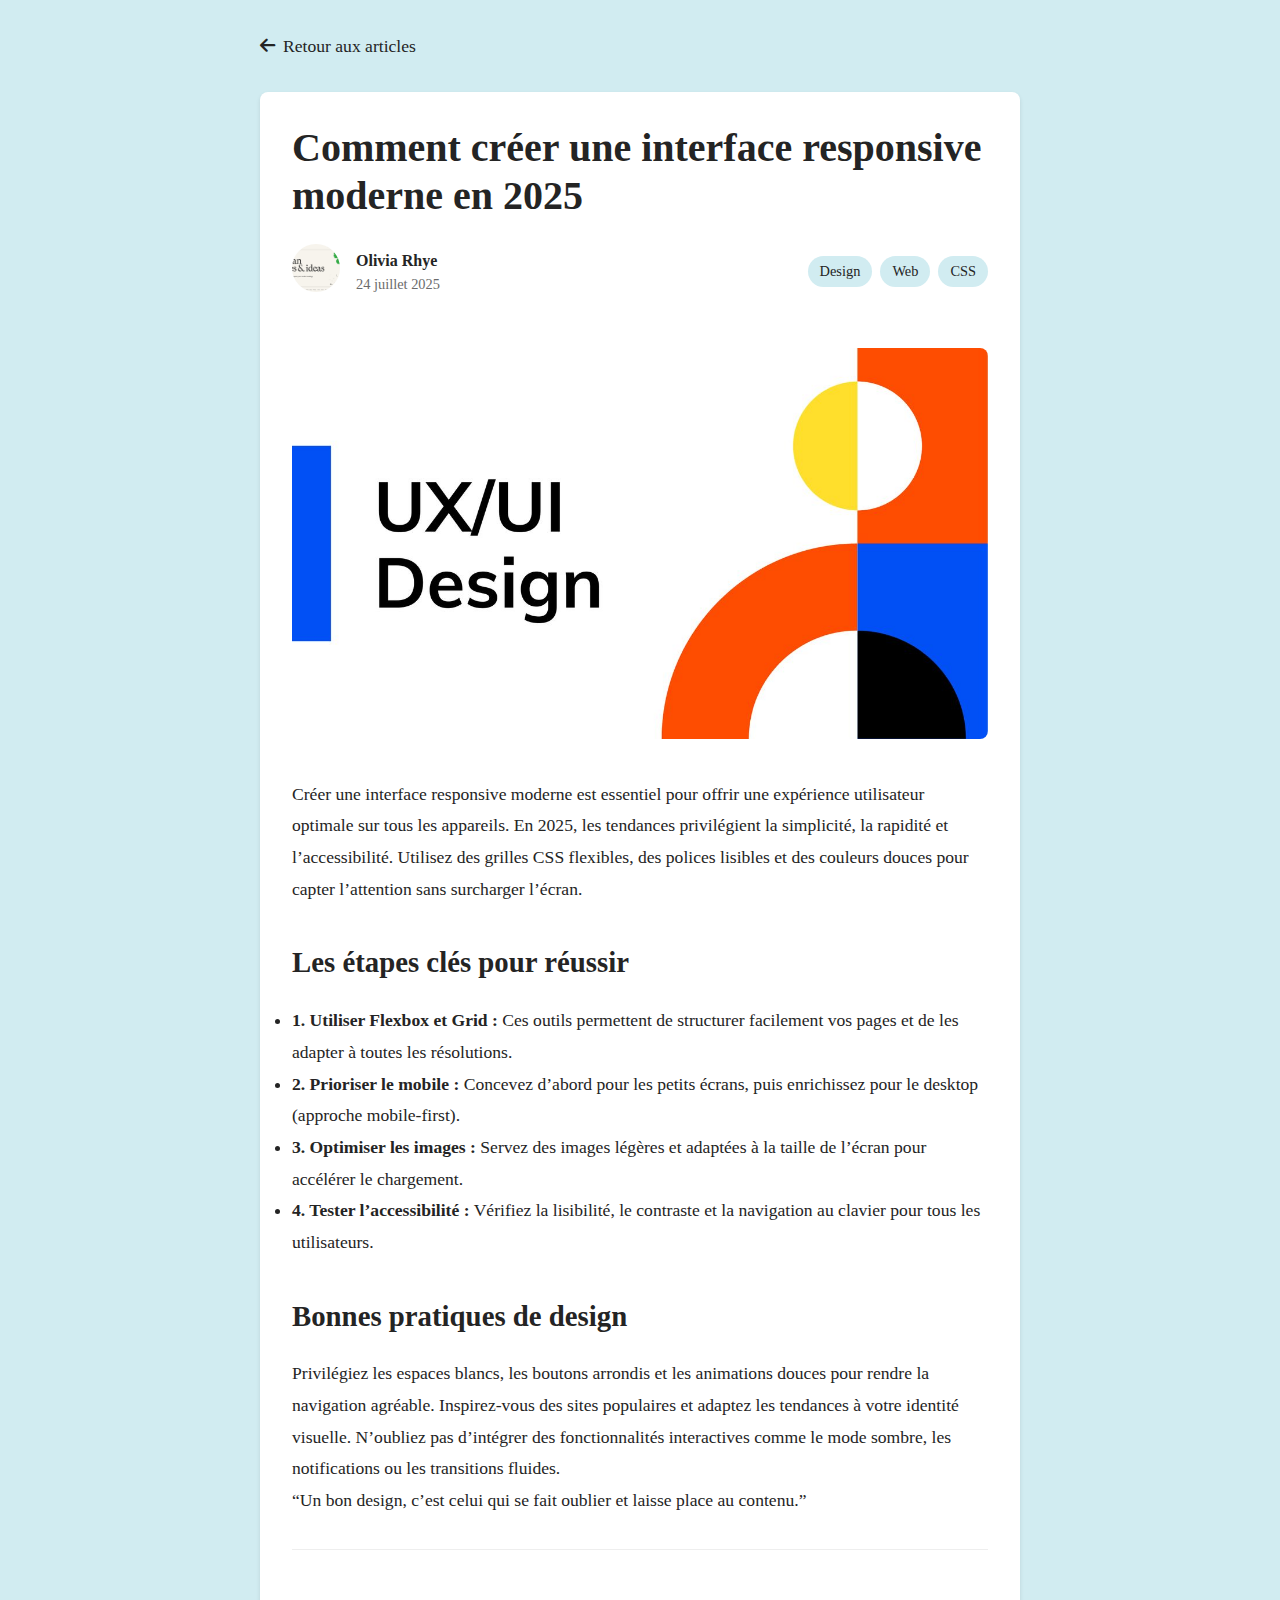
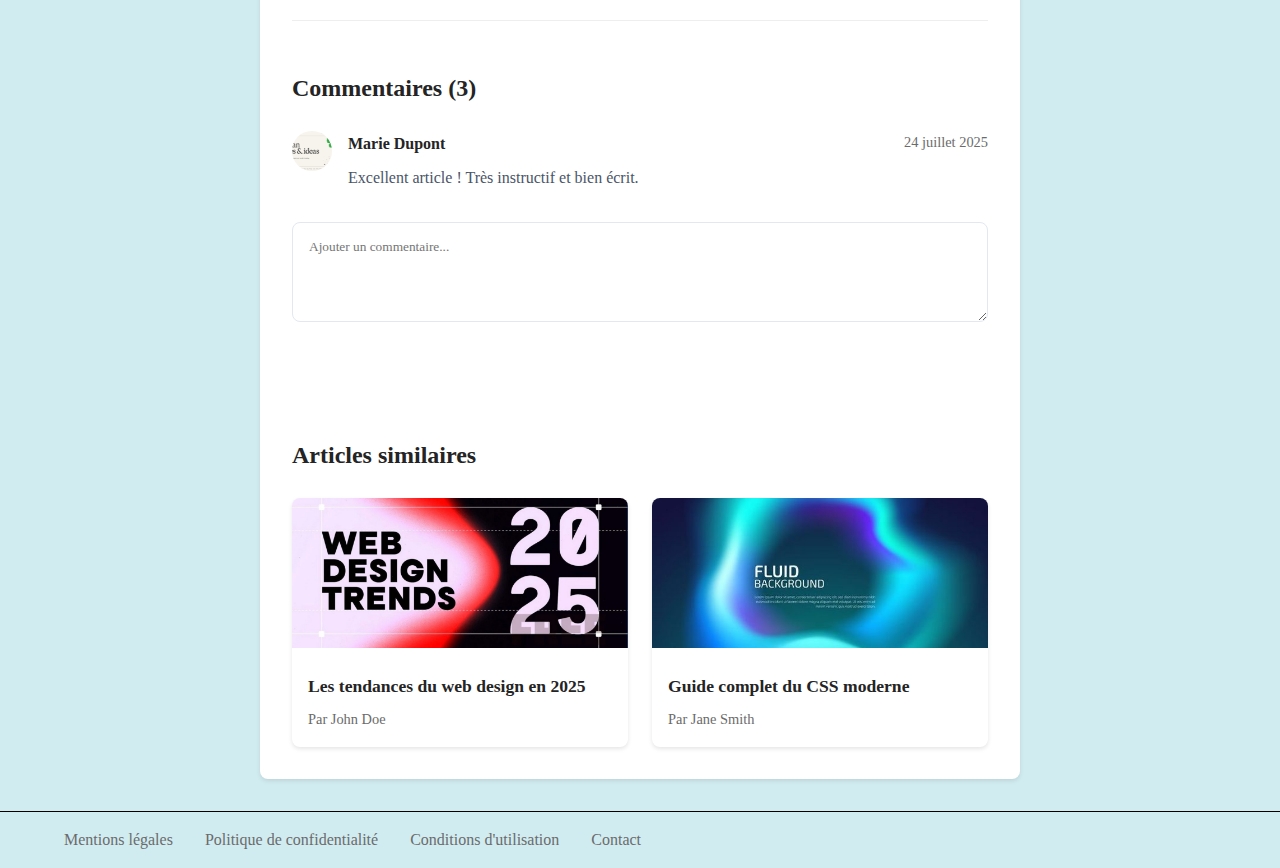
<file: article.html>
<!DOCTYPE html>
<html lang="fr">

<head>
    <meta charset="UTF-8">
    <meta name="viewport" content="width=device-width, initial-scale=1.0">
    <title>Blog Article - Blogsphere</title>
    <link rel="stylesheet" href="css/style.css">
    <link rel="stylesheet" href="css/article.css">
    <link rel="stylesheet" href="https://cdnjs.cloudflare.com/ajax/libs/font-awesome/6.0.0/css/all.min.css">
</head>

<body>


    <main class="article-container">
        <a href="articles.html" class="back-button">
            <i class="fas fa-arrow-left"></i> Retour aux articles
        </a>

        <article class="blog-article">
            <div class="article-header">
                <h1>Comment créer une interface responsive moderne en 2025</h1>
                <div class="article-meta">
                    <div class="author-info">
                        <a href="userprofile.html"><img src="assets/image.png" alt="Photo de profil"
                                class="author-avatar"></a>
                        <div class="author-details">
                            <span class="author-name">Olivia Rhye</span>
                            <time datetime="2025-07-24">24 juillet 2025</time>
                        </div>
                    </div>
                    <div class="article-tags">
                        <span class="tag">Design</span>
                        <span class="tag">Web</span>
                        <span class="tag">CSS</span>
                    </div>
                </div>
                <img src="assets/uxbg.jpg" alt="Image de couverture" class="cover-image">
            </div>

            <div class="article-content">
                <p>Créer une interface responsive moderne est essentiel pour offrir une expérience utilisateur optimale
                    sur tous les appareils. En 2025, les tendances privilégient la simplicité, la rapidité et
                    l’accessibilité. Utilisez des grilles CSS flexibles, des polices lisibles et des couleurs douces
                    pour capter l’attention sans surcharger l’écran.</p>

                <h2>Les étapes clés pour réussir</h2>
                <ul>
                    <li><strong>1. Utiliser Flexbox et Grid :</strong> Ces outils permettent de structurer facilement
                        vos pages et de les adapter à toutes les résolutions.</li>
                    <li><strong>2. Prioriser le mobile :</strong> Concevez d’abord pour les petits écrans, puis
                        enrichissez pour le desktop (approche mobile-first).</li>
                    <li><strong>3. Optimiser les images :</strong> Servez des images légères et adaptées à la taille de
                        l’écran pour accélérer le chargement.</li>
                    <li><strong>4. Tester l’accessibilité :</strong> Vérifiez la lisibilité, le contraste et la
                        navigation au clavier pour tous les utilisateurs.</li>
                </ul>
                <h2>Bonnes pratiques de design</h2>
                <p>Privilégiez les espaces blancs, les boutons arrondis et les animations douces pour rendre la
                    navigation agréable. Inspirez-vous des sites populaires et adaptez les tendances à votre identité
                    visuelle. N’oubliez pas d’intégrer des fonctionnalités interactives comme le mode sombre, les
                    notifications ou les transitions fluides.</p>
                <blockquote>“Un bon design, c’est celui qui se fait oublier et laisse place au contenu.”</blockquote>
            </div>

            <div class="article-actions">
                <button class="like-button" id="likeButton">
                    <i class="far fa-heart"></i>
                    <span class="like-count">42</span>
                </button>
                <div class="share-buttons">
                    <button class="share-btn whatsapp">
                        <i class="fab fa-whatsapp"></i>
                    </button>
                    <button class="share-btn facebook">
                        <i class="fab fa-facebook"></i>
                    </button>
                    <button class="share-btn copy-link">
                        <i class="fas fa-link"></i>
                    </button>
                </div>
                <div class="author-actions">
                    <button class="edit-btn">
                        <i class="fas fa-edit"></i> Modifier
                    </button>
                    <button class="delete-btn">
                        <i class="fas fa-trash"></i> Supprimer
                    </button>
                </div>
            </div>

            <section class="comments-section">
                <h3>Commentaires (3)</h3>
                <div class="comments-list">
                    <div class="comment">
                        <img src="assets/image.png" alt="Avatar" class="comment-avatar">
                        <div class="comment-content">
                            <div class="comment-header">
                                <span class="comment-author">Marie Dupont</span>
                                <time datetime="2025-07-24">24 juillet 2025</time>
                            </div>
                            <p class="comment-text">Excellent article ! Très instructif et bien écrit.</p>
                        </div>
                    </div>
                </div>

                <form class="comment-form">
                    <textarea placeholder="Ajouter un commentaire..." required></textarea>
                    <button type="submit">Publier</button>
                </form>
            </section>

            <section class="similar-articles">
                <h3>Articles similaires</h3>
                <div class="articles-grid">
                    <article class="article-card">
                        <img src="assets/webdesign2025.jpg" alt="Article thumbnail">
                        <div class="article-card-content">
                            <h4>Les tendances du web design en 2025</h4>
                            <p>Par John Doe</p>
                        </div>
                    </article>
                    <article class="article-card">
                        <img src="assets/cssmoderne.jpg" alt="Article thumbnail">
                        <div class="article-card-content">
                            <h4>Guide complet du CSS moderne</h4>
                            <p>Par Jane Smith</p>
                        </div>
                    </article>
                </div>
            </section>
        </article>
    </main>

    <footer id="pied">
        <ul class="bottom-links">
            <li><a href="#">Mentions légales</a></li>
            <li><a href="#">Politique de confidentialité</a></li>
            <li><a href="#">Conditions d'utilisation</a></li>
            <li><a href="#">Contact</a></li>
        </ul>
    </footer>

    <script src="js/article.js"></script>
</body>

</html>
</file>
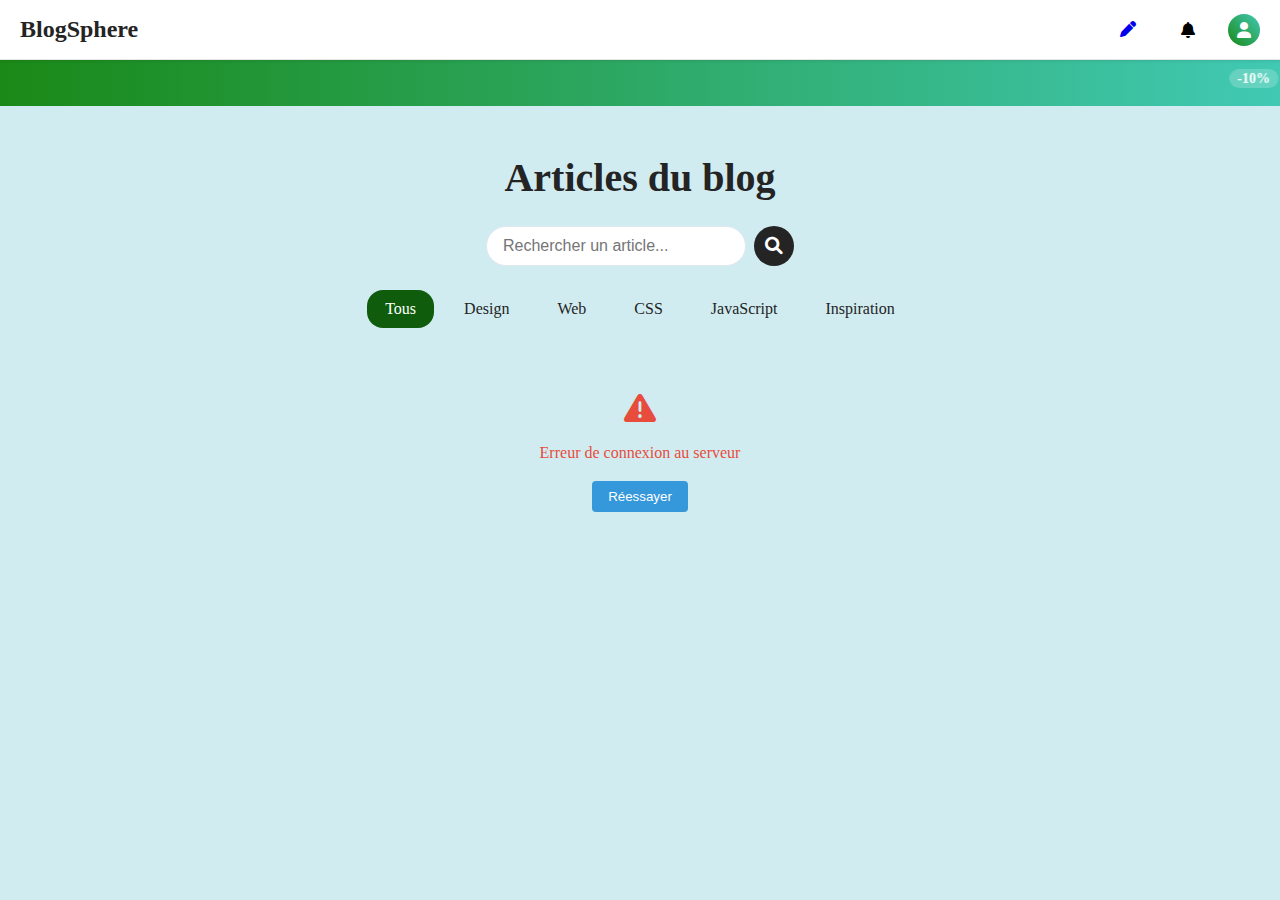
<file: articles.html>
<!DOCTYPE html>
<html lang="fr">
<head>
    <meta charset="UTF-8">
    <meta name="viewport" content="width=device-width, initial-scale=1.0">
    <title>Blogsphere - Tous les articles</title>
    <link rel="stylesheet" href="css/articles.css">
    <link rel="stylesheet" href="css/cards.css">
    <link rel="stylesheet" href="https://cdnjs.cloudflare.com/ajax/libs/font-awesome/6.0.0/css/all.min.css">
</head>
<body>
     <nav class="navbar">
        <div class="logo">BlogSphere</div>
        <!-- <input type="search" placeholder="Rechercher des articles..."> -->
        <div class="nav-icons">
           <div class="write-icon">
            <a href="edition-article.html" title="Écrire un article">
            <i class="fas fa-pen"></i>
            </a>
       </div>

            <div class="notif-icon">
                <i class="fas fa-bell" title="Notifications"></i>
            </div>
             <a href="inscription.php">
              <div class="user-profile-icon" title="Mon profil">
              <i class="fas fa-user"></i>
              </div>
             </a>

            </div>
    </nav>

    <div class="pub-espace">
        <marquee behavior="" direction="">
            <h3><span>-10%</span> : Rejoignez-nous dès maintenant et découvrez des milliers d'articles passionnants</h3>
        </marquee>
    </div>

    <main class="main">
        <section class="articles-header">
            <h1>Articles du blog</h1>
            <form class="search-bar">
                <input type="text" placeholder="Rechercher un article..." id="searchInput">
                <button type="submit"><i class="fas fa-search"></i></button>
            </form>
            <div class="tags-filter">
                <span class="tag active" data-tag="all">Tous</span>
                <span class="tag" data-tag="Design">Design</span>
                <span class="tag" data-tag="Web">Web</span>
                <span class="tag" data-tag="CSS">CSS</span>
                <span class="tag" data-tag="JavaScript">JavaScript</span>
                <span class="tag" data-tag="Inspiration">Inspiration</span>
            </div>
        </section>

        <section class="articles-list">
            <div class="articles-grid" id="articlesGrid">
                <!-- Les cartes d'articles seront générées par JS -->
            </div>
        </section>
    </main>

    <script src="js/articles.js"></script>
</body>
</html>
</file>
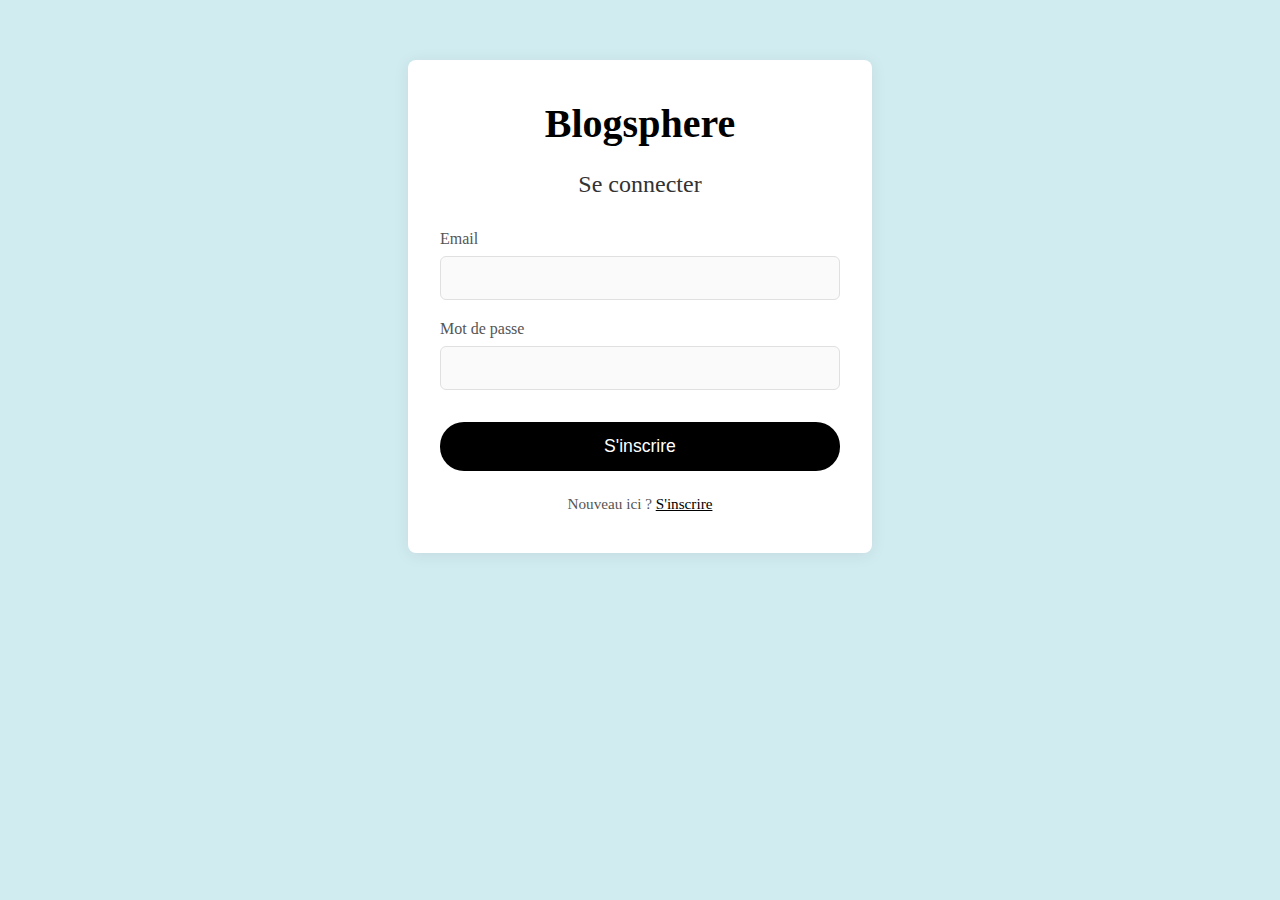
<file: connexion.html>
<!DOCTYPE html>
<html lang="fr">

<head>
    <meta charset="UTF-8">
    <meta name="viewport" content="width=device-width, initial-scale=1.0">
    <title>Connexion | BlogSphere</title>
    <link rel="stylesheet" href="css/stylelogin.css">

</head>

<body>
    <div class="signup-container">
        <div class="logo">Blogsphere</div>
        <h2>Se connecter</h2>
        <form>
            <div class="form-group">
                <label for="email">Email</label>
                <input type="email" id="email" name="email" required>
            </div>
            <div class="form-group">
                <label for="password">Mot de passe</label>
                <input type="password" id="password" name="password" required>
            </div>
            <button type="submit" class="signup-btn">S'inscrire</button>
        </form>
        <div class="login-link">
            Nouveau ici ? <a href="inscription.html">S'inscrire</a>
        </div>
    </div>
</body>

</html>
</file>
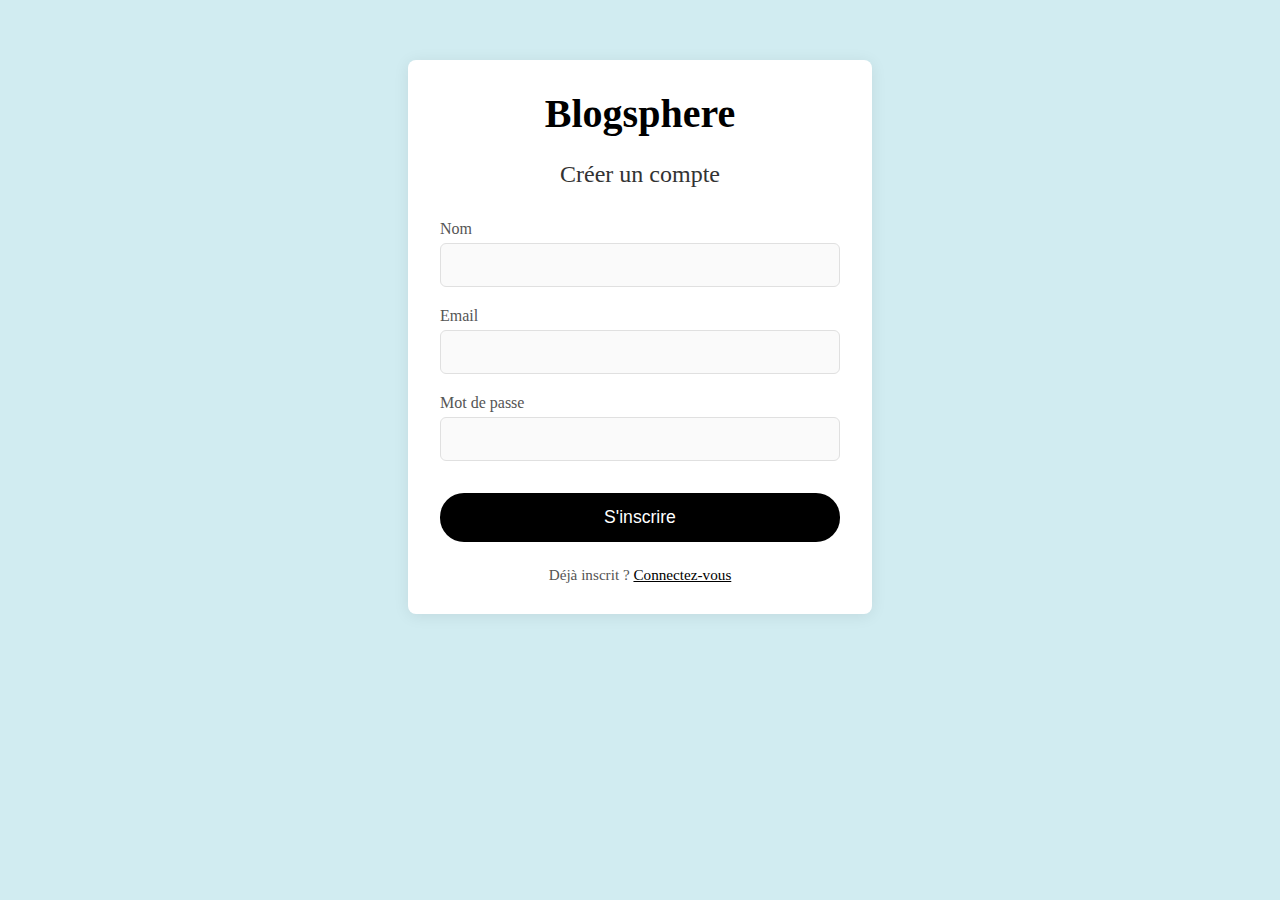
<file: inscription.html>
<!DOCTYPE html>
<html lang="fr">

<head>
    <meta charset="UTF-8">
    <meta name="viewport" content="width=device-width, initial-scale=1.0">
    <title>Inscription | BlogSphere</title>
    <link rel="stylesheet" href="css/styleinscription.css">
    
</head>

<body>
    <div class="signup-container">
        <div class="logo">Blogsphere</div>
        <h2>Créer un compte</h2>
        <form>
            <div class="form-group">
                <label for="name">Nom</label>
                <input type="text" id="name" name="name" required>
            </div>
            <div class="form-group">
                <label for="email">Email</label>
                <input type="email" id="email" name="email" required>
            </div>
            <div class="form-group">
                <label for="password">Mot de passe</label>
                <input type="password" id="password" name="password" required>
            </div>
            <button type="submit" class="signup-btn">S'inscrire</button>
        </form>
        <div class="login-link">
            Déjà inscrit ? <a href="connexion.html">Connectez-vous</a>
        </div>
    </div>
</body>

</html>
</file>
<file: css/style.css>
/*Je declare les variables que je vais utiliser le plus dans mon code .  */
:root {
    --bg-color: #D1ECF1;
    --font-text: charter, Georgia, Cambria, "Times New Roman", Times, serif;
    --bg-color: #D1ECF1;
    --font-text: charter, Georgia, Cambria, "Times New Roman", Times, serif;
    --primary-green: #1a8917;
    --secondary-teal: #41c9b4;
    --text-dark: #242424;
    --text-gray: #6b6b6b;
    --border-light: #e6e6e6;
    --white: #ffffff;
    --black: black;
    --bg-color: #D1ECF1;
    --font-text: charter, Georgia, Cambria, "Times New Roman", Times, serif;

}

* {
    margin: 0;
    padding: 0;
    box-sizing: border-box;
}

body {
    font-family: charter, Georgia, Cambria, "Times New Roman", Times, serif;
    line-height: 1.6;
    color: #242424;
    background-color: #D1ECF1;
    max-height: 100vh;
}


* {
    margin: 0;
    padding: 0;
    box-sizing: border-box;
}

body {
    font-family: charter, Georgia, Cambria, "Times New Roman", Times, serif;
    line-height: 1.6;
    color: #242424;
    background-color: #D1ECF1;
    max-height: 100vh;
}

/* Navigation */
#navbar {
    display: flex;
    justify-content: space-between;
    align-items: center;
    padding: 15px 15px;
    background-color: var(--bg-color);
    border-bottom: 1px solid black;
    position: relative;
    z-index: 100;
}

.logo {
    display: flex;
    align-items: center;
    font-size: 32px;
    letter-spacing: 0.05em;
    font-family: charter, Georgia, Cambria, "Times New Roman", Times, serif;
    font-weight: 400;
    color: #000;
    text-decoration: none;
}



.nav-links {
    display: flex;
    list-style: none;
    align-items: center;
    gap: 32px;
}

.nav-links a {
    text-decoration: none;
    color: #000;
    font-size: 1.1rem;
    transition: color 0.2s ease;

}

.nav-links a:hover {
    color: #1a8917;
}

.nav-text {
    font-family: Arial, Helvetica, sans-serif;
    background-color: #010101;
    border-radius: 25px;
    padding: 8px 16px;
    transition: background-color 0.2s ease;
}

.nav-text:hover {
    background-color: #0f5d0c;
}

.nav-text a {
    color: #fff;
    text-decoration: none;
    font-size: 14px;
    font-weight: 500;
}

/* Main Content */
.main {
    padding: 20px 64px;
    max-width: 1200px;
    margin: 0 auto;
}

.hero {
    display: flex;
    flex-direction: column;
    text-align: left;
    min-height: 70vh;
}

.hero h2 {
    font-size: 104px;
    font-weight: 400;
    line-height: 1.05;
    letter-spacing: -0.05em;
    color: #242424;
    margin-bottom: 12px;
    font-family: charter, Georgia, Cambria, "Times New Roman", Times, serif;
}

.hero p {
    font-size: 24px;
    color: #242424;
    margin: 20px 0;
    line-height: 1.4;
}

#startBtn {
    font-size: 20px;
    width: 200px;
    padding: 12px 24px;
    border-radius: 25px;
    text-align: center;
    background-color: black;
    font-family: Arial, Helvetica, sans-serif;
    color: #fff;
    text-decoration: none;
    cursor: pointer;
    transition: background-color 0.2s ease;
}

#startBtn:hover {
    transform: translateY(-2px);
}


@keyframes float {

    0%,
    100% {
        transform: translate(-50%, -50%) rotate(0deg);
    }

    50% {
        transform: translate(-50%, -50%) rotate(180deg);
    }
}

/* Footer */
#pied {
    background-color: var(--bg-color);
    padding: 15px 64px;
    margin-top: 0px;
    border-top: 1px solid black;
}

.bottom-links {
    display: flex;
    list-style: none;
    gap: 32px;
    text-align: left;
}

.bottom-links a {
    color: #6B6B6B;
    text-decoration: none;
    font-size: 16px;
    transition: color 0.2s ease;
}

.bottom-links a:hover {
    color: #242424;
}


/* Responsive Design */
@media (max-width: 1024px) {
    #navbar {
        padding: 20px 32px;
    }

    .main {
        padding: 0 32px;
    }

    .hero h2 {
        font-size: 80px;
    }
}

@media (max-width: 768px) {
    #navbar {
        padding: 16px 20px;
        flex-wrap: wrap;
    }

    .logo {
        font-size: 24px;
    }

    .nav-links {
        gap: 20px;
        font-size: 13px;
    }

    .main {
        padding: 0 20px;
    }

    .hero {
        grid-template-columns: 1fr;
        gap: 40px;
        text-align: center;
        padding: 40px 0;
    }

    .hero h2 {
        font-size: 48px;
        margin-bottom: 20px;
    }

    .hero p {
        font-size: 20px;
        margin-bottom: 32px;
    }

    .img-left {
        height: 300px;
        order: -1;
    }

    #pied {
        padding: 20px;
    }

    .bottom-links {
        flex-wrap: wrap;
        gap: 20px;
    }
}

@media (max-width: 480px) {
    .nav-links {
        display: none;
    }

    .hero h2 {
        font-size: 36px;
    }

    .hero p {
        font-size: 18px;
    }

    .nav-text {
        display: flex !important;
    }
}

/* Animations */
.hero h2,
.hero p,
button,
.img-left {
    animation: fadeInUp 0.8s ease-out forwards;
    opacity: 0;
    transform: translateY(30px);
}

.hero h2 {
    animation-delay: 0.2s;
}

.hero p {
    animation-delay: 0.4s;
}

button {
    animation-delay: 0.6s;
}

.img-left {
    animation-delay: 0.8s;
}

@keyframes fadeInUp {
    to {
        opacity: 1;
        transform: translateY(0);
    }
}
</file>
<file: css/article.css>
/* Navigation */
.navbar {
    background: var(--white);
    border-bottom: 1px solid var(--border-light);
    padding: 0 20px;
    height: 60px;
    display: flex;
    align-items: center;
    justify-content: space-between;
    position: sticky;
    top: 0;
    z-index: 100;
    box-shadow: 0 1px 3px rgba(0, 0, 0, 0.1);
}

.navbar .logo {
    font-size: 24px;
    font-weight: 700;
    color: var(--text-dark);
    cursor: pointer;
    text-decoration: none;
}

.navbar input[type="search"] {
    background: #f8f9fa;
    border: 1px solid var(--border-light);
    border-radius: 24px;
    padding: 8px 16px;
    font-size: 14px;
    width: 300px;
    outline: none;
    transition: all 0.2s;
}

.navbar input[type="search"]:focus {
    background: var(--white);
    border-color: var(--primary-green);
    box-shadow: 0 0 0 2px rgba(26, 137, 23, 0.1);
}

.nav-icons {
    display: flex;
    align-items: center;
    gap: 20px;
}

.write-icon,
.notif-icon {
    width: 40px;
    height: 40px;
    display: flex;
    align-items: center;
    justify-content: center;
    border-radius: 50%;
    cursor: pointer;
    transition: all 0.2s;
    color: var(--black);
}

.write-icon:hover,
.notif-icon:hover {
    background: var(--black);
    color: var(--bg-color);
}

.user-profile-icon {
    width: 32px;
    height: 32px;
    border-radius: 50%;
    background: linear-gradient(45deg, var(--primary-green), var(--secondary-teal));
    display: flex;
    align-items: center;
    justify-content: center;
    color: white;
    font-weight: 600;
    cursor: pointer;
    transition: transform 0.2s;
}

.user-profile-icon:hover {
    transform: scale(1.1);
}

/* Bannière publicitaire */
.pub-espace {
    background: linear-gradient(90deg, var(--primary-green), var(--secondary-teal));
    color: white;
    padding: 8px 0;
    text-align: center;
}

.pub-espace h3 {
    font-size: 14px;
    font-weight: 500;
}

.pub-espace span {
    background: rgba(255, 255, 255, 0.2);
    padding: 2px 8px;
    border-radius: 12px;
    font-weight: 600;
}

.article-container {
    max-width: 800px;
    margin: 2rem auto;
    padding: 0 20px;
}

.back-button {
    display: inline-flex;
    align-items: center;
    text-decoration: none;
    color: #242424;
    margin-bottom: 2rem;
    font-size: 1.1rem;
}

.back-button i {
    margin-right: 0.5rem;
}

.blog-article {
    background-color: #fff;
    border-radius: 8px;
    box-shadow: 0 2px 4px rgba(0, 0, 0, 0.1);
    padding: 2rem;
}

.article-header h1 {
    font-size: 2.5rem;
    color: #242424;
    margin-bottom: 1.5rem;
    line-height: 1.2;
}

.article-meta {
    display: flex;
    justify-content: space-between;
    align-items: center;
    margin-bottom: 2rem;
    flex-wrap: wrap;
    gap: 1rem;
}

.author-info {
    display: flex;
    align-items: center;
    gap: 1rem;
}

.author-avatar {
    width: 48px;
    height: 48px;
    border-radius: 50%;
    object-fit: cover;
}

.author-details {
    display: flex;
    flex-direction: column;
}

.author-name {
    font-weight: 600;
    color: #242424;
}

time {
    color: #6B6B6B;
    font-size: 0.9rem;
}

.article-tags {
    display: flex;
    gap: 0.5rem;
    flex-wrap: wrap;
}

.tag {
    background-color: #D1ECF1;
    padding: 0.25rem 0.75rem;
    border-radius: 16px;
    font-size: 0.9rem;
    color: #242424;
}

.cover-image {
    width: 100%;
    height: auto;
    border-radius: 8px;
    margin: 1rem 0 2rem;
}

.article-content {
    font-size: 1.1rem;
    line-height: 1.8;
    color: #242424;
    margin-bottom: 2rem;
}

.article-content h2 {
    margin: 2rem 0 1rem;
    font-size: 1.8rem;
}

.article-actions {
    display: flex;
    justify-content: space-between;
    align-items: center;
    padding: 1rem 0;
    border-top: 1px solid #eee;
    border-bottom: 1px solid #eee;
    margin-bottom: 2rem;
}

.like-button {
    display: flex;
    align-items: center;
    gap: 0.5rem;
    padding: 0.5rem 1rem;
    border: none;
    background: none;
    cursor: pointer;
    color: #242424;
    font-size: 1.1rem;
}

.like-button.liked i {
    color: #e74c3c;
    font-weight: 900;
}

.share-buttons {
    display: flex;
    gap: 1rem;
}

.share-btn {
    border: none;
    background: none;
    cursor: pointer;
    font-size: 1.2rem;
    color: #242424;
    padding: 0.5rem;
    border-radius: 50%;
    transition: background-color 0.2s;
}

.share-btn:hover {
    background-color: #D1ECF1;
}

.author-actions {
    display: flex;
    gap: 1rem;
}

.edit-btn,
.delete-btn {
    padding: 0.5rem 1rem;
    border: none;
    border-radius: 4px;
    cursor: pointer;
    display: flex;
    align-items: center;
    gap: 0.5rem;
}

.edit-btn {
    background-color: #D1ECF1;
    color: #242424;
}

.delete-btn {
    background-color: #fee2e2;
    color: #dc2626;
}

.comments-section {
    margin-top: 3rem;
}

.comments-section h3 {
    margin-bottom: 1.5rem;
    font-size: 1.5rem;
}

.comments-list {
    display: flex;
    flex-direction: column;
    gap: 1.5rem;
}

.comment {
    display: flex;
    gap: 1rem;
}

.comment-avatar {
    width: 40px;
    height: 40px;
    border-radius: 50%;
    object-fit: cover;
}

.comment-content {
    flex: 1;
}

.comment-header {
    display: flex;
    justify-content: space-between;
    margin-bottom: 0.5rem;
}

.comment-author {
    font-weight: 600;
    color: #242424;
}

.comment-text {
    color: #4a5568;
    line-height: 1.6;
}

.comment-form {
    margin-top: 2rem;
}

.comment-form textarea {
    width: 100%;
    min-height: 100px;
    padding: 1rem;
    border: 1px solid #e2e8f0;
    border-radius: 8px;
    margin-bottom: 1rem;
    font-family: inherit;
    resize: vertical;
}

.comment-form button {
    background-color: #242424;
    color: white;
    padding: 0.75rem 1.5rem;
    border: none;
    border-radius: 4px;
    cursor: pointer;
    font-size: 1rem;
}

.similar-articles {
    margin-top: 3rem;
}

.similar-articles h3 {
    margin-bottom: 1.5rem;
    font-size: 1.5rem;
}

.articles-grid {
    display: grid;
    grid-template-columns: repeat(auto-fit, minmax(250px, 1fr));
    gap: 1.5rem;
}

.article-card {
    background-color: #fff;
    border-radius: 8px;
    overflow: hidden;
    box-shadow: 0 2px 4px rgba(0, 0, 0, 0.1);
    transition: transform 0.2s;
}

.article-card:hover {
    transform: translateY(-2px);
}

.article-card img {
    width: 100%;
    height: 150px;
    object-fit: cover;
}

.article-card-content {
    padding: 1rem;
}

.article-card h4 {
    margin-bottom: 0.5rem;
    color: #242424;
    font-size: 1.1rem;
}

.article-card p {
    color: #6B6B6B;
    font-size: 0.9rem;
}

@media (max-width: 768px) {
    .article-container {
        padding: 0 16px;
    }

    .blog-article {
        padding: 1rem;
    }

    .article-header h1 {
        font-size: 2rem;
    }

    .article-meta {
        flex-direction: column;
        align-items: flex-start;
    }

    .article-actions {
        flex-direction: column;
        gap: 1rem;
    }

    .share-buttons {
        order: 2;
    }

    .author-actions {
        order: 3;
        width: 100%;
    }

    .comment {
        flex-direction: column;
    }

    .articles-grid {
        grid-template-columns: 1fr;
    }
}
</file>
<file: css/articles.css>
/*Je declare les variables que je vais utiliser le plus dans mon code .  */
:root {
    --bg-color: #D1ECF1;
    --font-text: charter, Georgia, Cambria, "Times New Roman", Times, serif;
    --primary-green: #1a8917;
    --secondary-teal: #41c9b4;
    --text-dark: #242424;
    --text-gray: #6b6b6b;
    --border-light: #e6e6e6;
    --white: #ffffff;
    --black: black;
}

* {
    margin: 0;
    padding: 0;
    box-sizing: border-box;
}

body {
    font-family: charter, Georgia, Cambria, "Times New Roman", Times, serif;
    line-height: 1.6;
    color: #242424;
    background-color: #D1ECF1;
    max-height: 100vh;
}

/* Navigation */
.navbar {
    background: var(--white);
    border-bottom: 1px solid var(--border-light);
    padding: 0 20px;
    height: 60px;
    display: flex;
    align-items: center;
    justify-content: space-between;
    position: sticky;
    top: 0;
    z-index: 100;
    box-shadow: 0 1px 3px rgba(0, 0, 0, 0.1);
}

.navbar .logo {
    font-size: 24px;
    font-weight: 700;
    color: var(--text-dark);
    cursor: pointer;
    text-decoration: none;
}

.navbar input[type="search"] {
    background: #f8f9fa;
    border: 1px solid var(--border-light);
    border-radius: 24px;
    padding: 8px 16px;
    font-size: 14px;
    width: 300px;
    outline: none;
    transition: all 0.2s;
}

.navbar input[type="search"]:focus {
    background: var(--white);
    border-color: var(--primary-green);
    box-shadow: 0 0 0 2px rgba(26, 137, 23, 0.1);
}

.nav-icons {
    display: flex;
    align-items: center;
    gap: 20px;
}

.write-icon,
.notif-icon {
    width: 40px;
    height: 40px;
    display: flex;
    align-items: center;
    justify-content: center;
    border-radius: 50%;
    cursor: pointer;
    transition: all 0.2s;
    color: var(--black);
}

.write-icon:hover,
.notif-icon:hover {
    background: var(--black);
    color: var(--bg-color);
}

.user-profile-icon {
    width: 32px;
    height: 32px;
    border-radius: 50%;
    background: linear-gradient(45deg, var(--primary-green), var(--secondary-teal));
    display: flex;
    align-items: center;
    justify-content: center;
    color: white;
    font-weight: 600;
    cursor: pointer;
    transition: transform 0.2s;
}

.user-profile-icon:hover {
    transform: scale(1.1);
}

/* Bannière publicitaire */
.pub-espace {
    background: linear-gradient(90deg, var(--primary-green), var(--secondary-teal));
    color: white;
    padding: 8px 0;
    text-align: center;
}

.pub-espace h3 {
    font-size: 14px;
    font-weight: 500;
}

.pub-espace span {
    background: rgba(255, 255, 255, 0.2);
    padding: 2px 8px;
    border-radius: 12px;
    font-weight: 600;
}

/* Styles pour les filtres et le tri */
.filters-container {
    display: flex;
    justify-content: center;
    align-items: center;
    margin: 1rem 0;
}

.sort-select {
    padding: 0.5rem 1rem;
    border: 1px solid var(--border-light);
    border-radius: 6px;
    background: var(--white);
    cursor: pointer;
    font-size: 14px;
    transition: all 0.2s;
}

.sort-select:focus {
    outline: none;
    border-color: var(--primary-green);
    box-shadow: 0 0 0 2px rgba(26, 137, 23, 0.1);
}

.sort-select:hover {
    border-color: var(--primary-green);
}

/* Styles pour les statistiques des cartes */
.card-stats {
    display: flex;
    gap: 1rem;
    margin-top: 0.75rem;
    font-size: 0.8rem;
    color: var(--text-gray);
    border-top: 1px solid var(--border-light);
    padding-top: 0.75rem;
}

.stat-item {
    display: flex;
    align-items: center;
    gap: 0.25rem;
    transition: color 0.2s;
}

.stat-item:hover {
    color: var(--primary-green);
}

/* États de chargement et d'erreur */
.loading-state, .error-state, .no-results {
    grid-column: 1/-1;
    text-align: center;
    padding: 3rem 1rem;
}

.loading-state .spinner {
    border: 3px solid #f3f3f3;
    border-top: 3px solid var(--primary-green);
    border-radius: 50%;
    width: 40px;
    height: 40px;
    animation: spin 1s linear infinite;
    margin: 0 auto 1rem;
}
.articles-list {
    display: flex;
    align-items: center;
    justify-content: center;
}

.articles-grid {
    width: 95%;
}

@keyframes spin {
    0% { transform: rotate(0deg); }
    100% { transform: rotate(360deg); }
}

.error-state {
    color: #e74c3c;
}

.error-state button {
    margin-top: 1rem;
    padding: 0.5rem 1rem;
    background: var(--primary-green);
    color: var(--white);
    border: none;
    border-radius: 4px;
    cursor: pointer;
    transition: background 0.2s;
}

.error-state button:hover {
    background: #147a14;
}

.no-results {
    color: var(--text-gray);
}

.no-results i {
    opacity: 0.5;
    margin-bottom: 1rem;
}

/* Responsive design */
@media (max-width: 768px) {
    .filters-container {
        justify-content: center;
    }
    
    .sort-select {
        min-width: 200px;
    }
    
    .card-stats {
        flex-wrap: wrap;
        gap: 0.5rem;
    }
}
</file>
<file: css/cards.css>
.articles-header {
    text-align: center;
    margin-top: 40px;
    margin-bottom: 32px;
}
.articles-header h1 {
    font-size: 2.5rem;
    font-weight: 700;
    color: #242424;
    margin-bottom: 16px;
}
.search-bar {
    display: flex;
    justify-content: center;
    margin-bottom: 24px;
    gap: 8px;
}
.search-bar input {
    padding: 10px 16px;
    border-radius: 25px;
    border: 1px solid #e2e8f0;
    font-size: 1rem;
    width: 260px;
    outline: none;
}
.search-bar button {
    background: #242424;
    color: #fff;
    border: none;
    border-radius: 50%;
    width: 40px;
    height: 40px;
    cursor: pointer;
    font-size: 1.1rem;
    display: flex;
    align-items: center;
    justify-content: center;
    transition: background 0.2s;
}
.search-bar button:hover {
    background: #0f5d0c;
}
.tags-filter {
    display: flex;
    justify-content: center;
    gap: 12px;
    flex-wrap: wrap;
    margin-bottom: 24px;
}
.tag {
    background: #D1ECF1;
    color: #242424;
    border-radius: 16px;
    padding: 6px 18px;
    font-size: 1rem;
    cursor: pointer;
    transition: background 0.2s, color 0.2s;
}
.tag.active, .tag:hover {
    background: #0f5d0c;
    color: #fff;
}
.articles-list {
    margin-top: 0;
}
.articles-grid {
    display: grid;
    grid-template-columns: repeat(auto-fit, minmax(320px, 1fr));
    gap: 32px;
}
.article-card {
    background: #fff;
    border-radius: 16px;
    box-shadow: 0 4px 16px rgba(0,0,0,0.07);
    overflow: hidden;
    transition: box-shadow 0.2s, transform 0.2s;
    display: flex;
    flex-direction: column;
}
.article-card:hover {
    box-shadow: 0 8px 32px rgba(0,0,0,0.12);
    transform: translateY(-4px);
}
.card-cover {
    width: 100%;
    height: 180px;
    object-fit: cover;
    background: #f3f3f3;
}
.card-content {
    padding: 24px;
    display: flex;
    flex-direction: column;
    flex: 1;
}
.card-tag {
    color: #6B6BFF;
    font-size: 0.95rem;
    font-weight: 600;
    margin-bottom: 8px;
}
.card-title {
    font-size: 1.35rem;
    font-weight: 700;
    margin-bottom: 8px;
    color: #242424;
    text-decoration: none;
}
.card-title a {
    color: inherit;
    text-decoration: none;
    transition: color 0.2s;
}
.card-title a:hover {
    color: #6B6BFF;
}
.card-desc {
    font-size: 1rem;
    color: #4a5568;
    margin-bottom: 16px;
    flex: 1;
}
.card-meta {
    display: flex;
    align-items: center;
    gap: 10px;
    margin-top: 16px;
}
.card-avatar {
    width: 32px;
    height: 32px;
    border-radius: 50%;
    object-fit: cover;
}
.card-author {
    font-weight: 500;
    color: #242424;
    font-size: 0.98rem;
}
.card-date {
    color: #6B6B6B;
    font-size: 0.95rem;
}
@media (max-width: 768px) {
    .articles-header h1 {
        font-size: 1.5rem;
    }
    .articles-grid {
        grid-template-columns: 1fr;
        gap: 20px;
    }
    .card-content {
        padding: 16px;
    }
    .card-cover {
        height: 140px;
    }
    .tags-filter {
        gap: 8px;
    }
}
</file>
<file: css/stylelogin.css>
body {
            font-family: 'Georgia', 'Times New Roman', serif;
            background: #D1ECF1;
            margin: 0;
            padding: 0;
        }

        .signup-container {
            max-width: 400px;
            margin: 60px auto;
            background: #fff;
            border-radius: 8px;
            box-shadow: 0 2px 16px rgba(0, 0, 0, 0.08);
            padding: 40px 32px;
        }

        .logo {
            font-family: 'Georgia', serif;
            font-size: 2.5rem;
            font-weight: bold;
            color: #000;
            text-align: center;
            margin-bottom: 24px;
        }

        h2 {
            font-size: 1.5rem;
            font-weight: 500;
            text-align: center;
            margin-bottom: 32px;
            color: #333;
        }

        .form-group {
            margin-bottom: 20px;
        }

        label {
            display: block;
            margin-bottom: 8px;
            color: #555;
            font-size: 1rem;
        }

        input[type="text"],
        input[type="email"],
        input[type="password"] {
            width: 100%;
            padding: 12px;
            border: 1px solid #e0e0e0;
            border-radius: 6px;
            font-size: 1rem;
            background: #fafafa;
            box-sizing: border-box;
        }

        input:focus {
            outline: none;
            border-color: #000;
        }

        .signup-btn {
            width: 100%;
            background: #000;
            color: #fff;
            border: none;
            padding: 14px 0;
            font-size: 1.1rem;
            border-radius: 24px;
            cursor: pointer;
            margin-top: 12px;
            transition: background 0.2s;
        }

        .signup-btn:hover {
            background: #0b3f8d;
        }

        .login-link {
            display: block;
            text-align: center;
            margin-top: 24px;
            color: #555;
            font-size: 0.95rem;
        }

        .login-link a {
            color: #000;

            text-decoration: underline;
        }
</file>
<file: css/styleinscription.css>
body {
            font-family: 'Georgia', 'Times New Roman', serif;
            background: #D1ECF1;
            margin: 0;
            padding: 0;
        }

        .signup-container {
            max-width: 400px;
            margin: 60px auto;
            background: #fff;
            border-radius: 8px;
            box-shadow: 0 2px 16px rgba(0, 0, 0, 0.08);
            padding: 30px 32px;
        }

        .logo {
            font-family: 'Georgia', serif;
            font-size: 2.5rem;
            font-weight: bold;
            color: #000;
            text-align: center;
            margin-bottom: 24px;
        }

        h2 {
            font-size: 1.5rem;
            font-weight: 500;
            text-align: center;
            margin-bottom: 32px;
            color: #333;
        }

        .form-group {
            margin-bottom: 20px;
        }

        label {
            display: block;
            margin-bottom: 5px;
            color: #555;
            font-size: 1rem;
        }

        input[type="text"],
        input[type="email"],
        input[type="password"] {
            width: 100%;
            padding: 12px;
            border: 1px solid #e0e0e0;
            border-radius: 6px;
            font-size: 1rem;
            background: #fafafa;
            box-sizing: border-box;
        }

        input:focus {
            outline: none;
            border-color: #000;
        }

        .signup-btn {
            width: 100%;
            background: #000;
            color: #fff;
            border: none;
            padding: 14px 0;
            font-size: 1.1rem;
            border-radius: 24px;
            cursor: pointer;
            margin-top: 12px;
            transition: background 0.2s;
        }

        .signup-btn:hover {
            background: #0b3f8d;
        }

        .login-link {
            display: block;
            text-align: center;
            margin-top: 24px;
            color: #555;
            font-size: 0.95rem;
        }

        .login-link a {
            color: #000;
            text-decoration: underline;
        }
</file>
